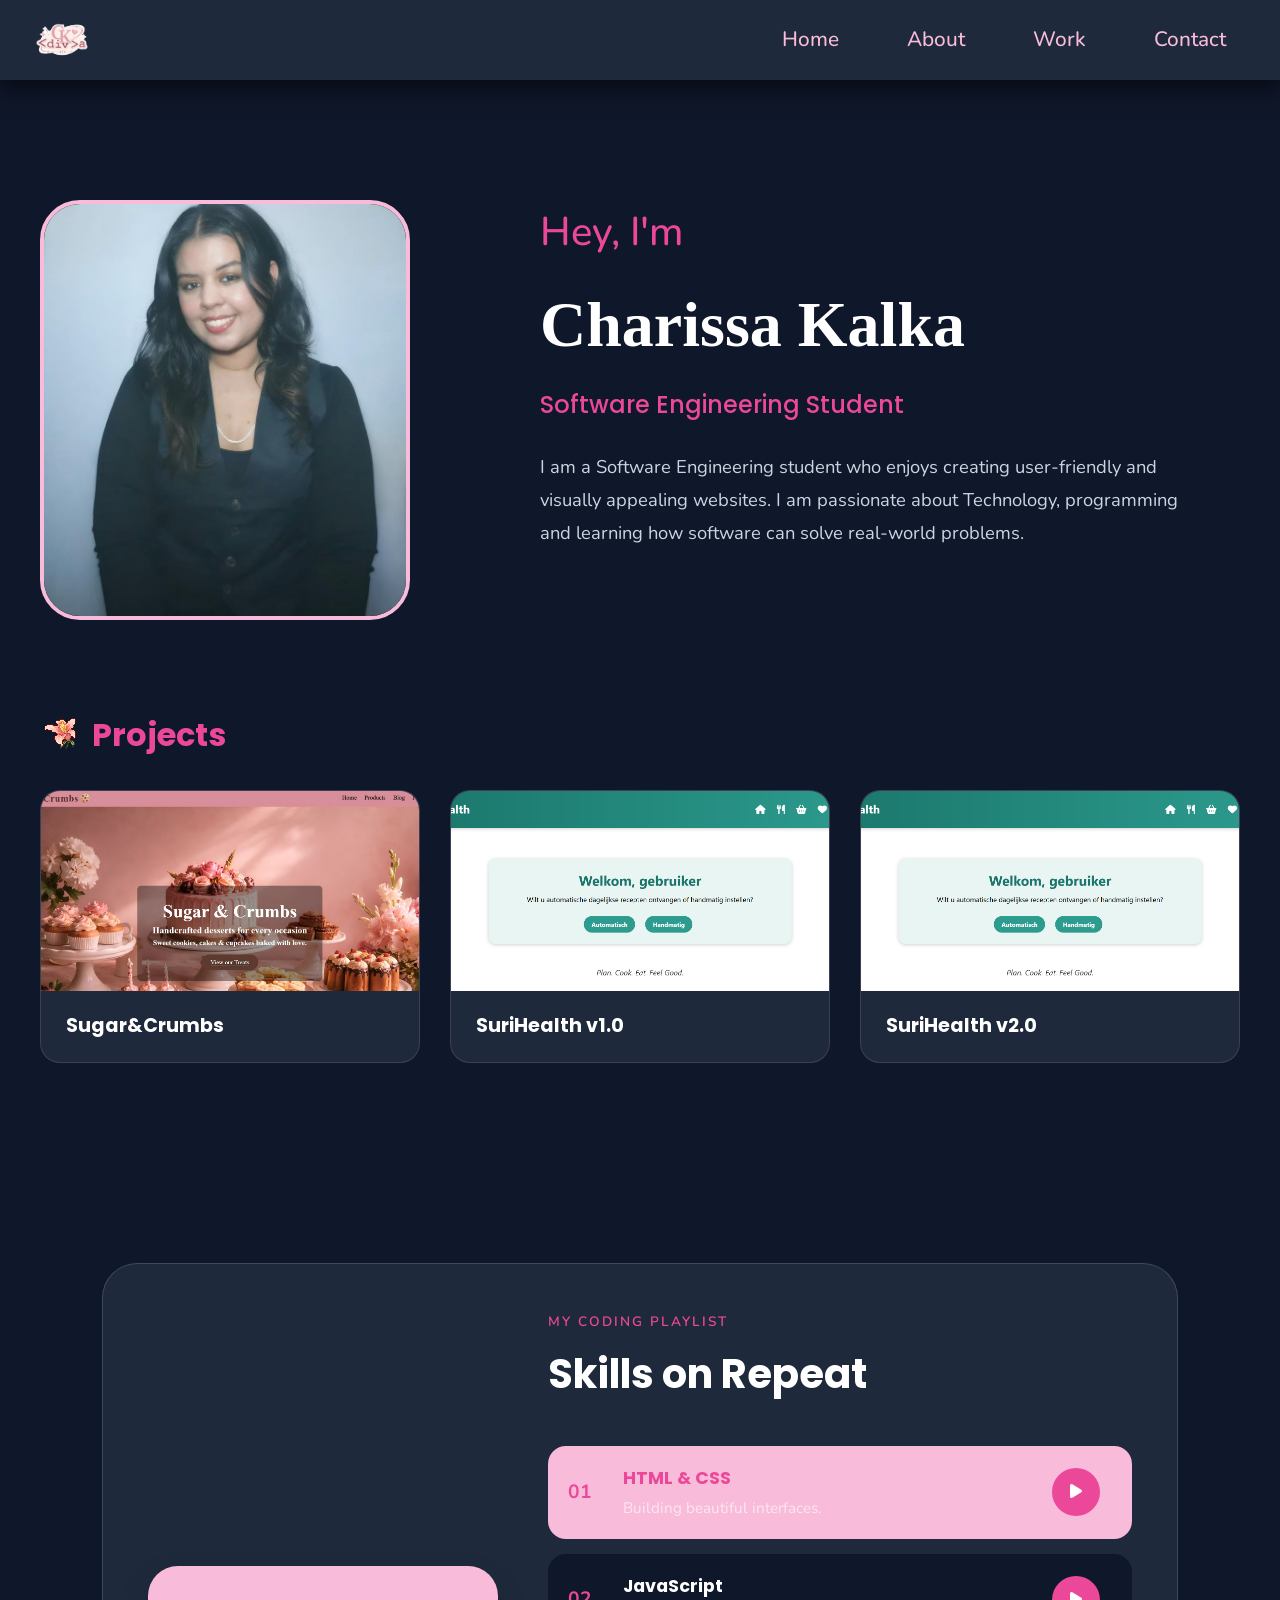
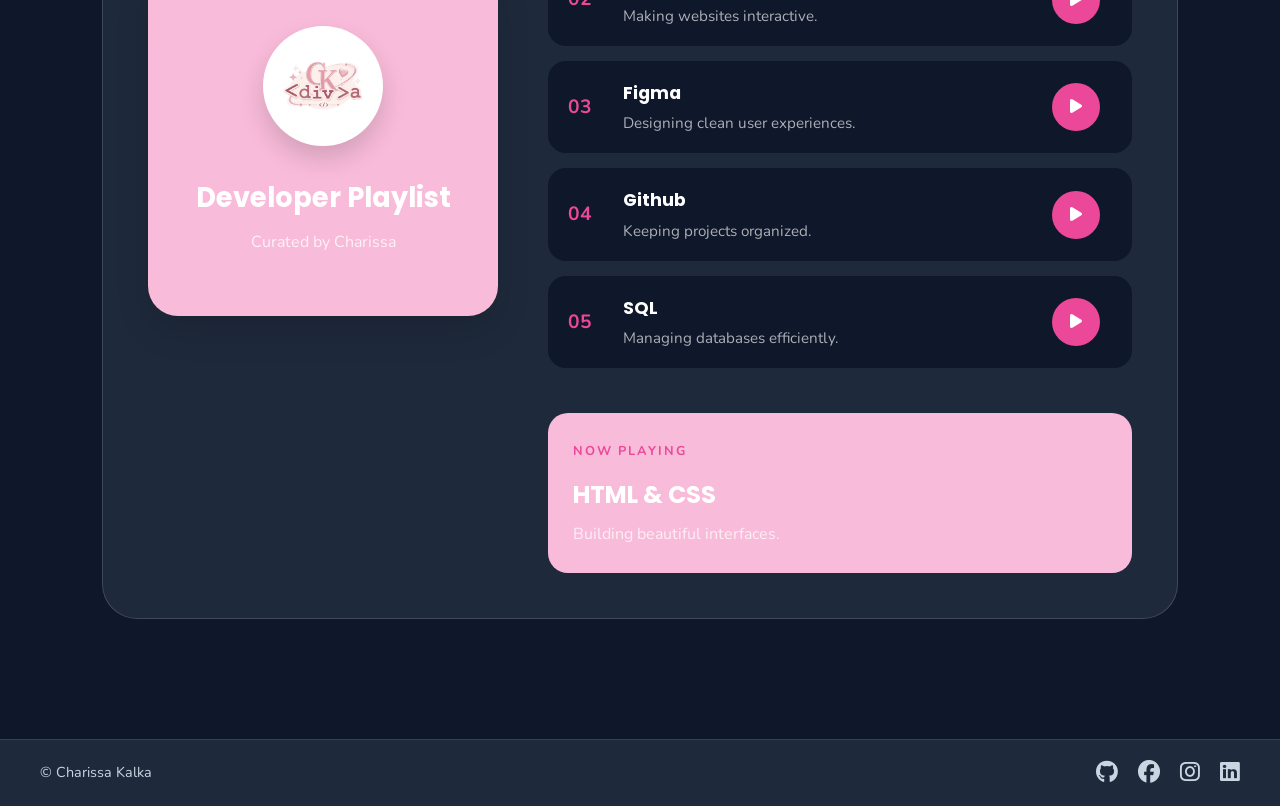
<file: index.html>
<!DOCTYPE html>
<html lang="en">
    <head>
        <meta charset="UTF-8">
        <meta name="viewport" content="width=device-width, initial-scale=1.0">
        <title>Charissa Kalka</title>
        <link rel="stylesheet" href="css/main.css">
        <link href="https://cdnjs.cloudflare.com/ajax/libs/font-awesome/6.5.0/css/all.min.css" rel="stylesheet">
        <link rel="preconnect" href="https://fonts.googleapis.com">
        <link rel="preconnect" href="https://fonts.gstatic.com" crossorigin>
        <link href="https://fonts.googleapis.com/css2?family=Nunito:wght@400;500;600;700&family=Poppins:wght@500;600;700&display=swap" rel="stylesheet">
    </head>

    <body>
        <nav class="navbar">
            <div class="navbar-container">
                <a href="index.html" class="navbar-logo">
                    <img src="img/ck-logo.png" alt="charissa kalka logo">
                </a>
                <button class="navbar-toggle">
                    <span class="bar"></span>
                    <span class="bar"></span>
                    <span class="bar"></span>
                </button>
                <ul class="navbar-menu">
                    <li><a href="/">Home</a></li>
                    <li><a href="/about.html">About</a></li>
                    <li><a href="/work.html">Work</a></li>
                    <li><a href="/contact.html">Contact</a></li>
                </ul>
            </div>
        </nav>
        <main> 
        <section class="hero">
            <div class="hero-left">

            <div class="profile-image">
                <img src="/img/charissa-home-image.jpeg" alt="Photo of Charissa Kalka">
            </div>
            </div>

            <div class="hero-right">
                <p class="greeting">
                    Hey, I'm
                </p>
                <h1>Charissa Kalka</h1>
                <h2>Software Engineering Student</h2>
                <p class="description">
                    I am a Software Engineering student who
                    enjoys creating user-friendly and visually
                    appealing websites. I am passionate about 
                    Technology, programming and learning how software
                    can solve real-world problems.
                </p>
            </div>
            </section>

            <section class="projects">
                <h2 class="section-title">
                    <img src="/img/8bit-flower1.png" alt="flower">
                    Projects
                </h2>
                <div class="project-container">
                    <a href="https://github.com/TheoneandonlyCharissa/sugar-and-crumbs.git" target="_blank" class="project-card">
                        <div class="project-image">
                            <img src="/img/sugar-and-crumbs-website.png" alt="Project 1">
                            <div class="project-overlay">
                                <span>Click me!</span>
                            </div>
                        </div>
                        <h3>Sugar&Crumbs</h3>
                     </a>

                        <a href="https://github.com/viraitrisha/Surihealth-Old.git" target="_blank" class="project-card">
                        <div class="project-image">
                            <img src="/img/surihealth-website.png" alt="Project 2">
                            <div class="project-overlay">
                                <span>Click me!</span>
                            </div>
                        </div>
                        <h3>SuriHealth v1.0</h3>
                     </a>

                        <a href="https://github.com/viraitrisha/surihealth.git" target="_blank" class="project-card">   
                        <div class="project-image">
                            <img src="/img/surihealth-website.png" alt="Project 3">
                            <div class="project-overlay">
                                <span>Click me!</span>
                            </div>
                        </div>
                        <h3>SuriHealth v2.0</h3>
                     </a>
                </div>
            </section>

            <section id="skills" class="playlist-section">
                <div class="playlist-container">
                    <div class="album-side">
                         <div class="album-cover">
                            <div class="album-logo">
                            <img src="/img/ck-logo.png" alt="charissa-logo">
                            </div>

                            <h2>Developer Playlist</h2>
                            <p>Curated by Charissa</p>
                          </div>
                        </div>

                        <div class="playlist-side">
                            <div class="playlist-header">
                                <span>My Coding Playlist</span>
                                <h1>Skills on Repeat</h1>
                            </div>
                            <div class="track-list">
                                <div class="track active">
                                    <div class="track-number">
                                        01
                                    </div>
                                    <div class="track-info">
                                        <h3>HTML & CSS</h3>
                                        <p>Building beautiful interfaces.</p>
                                    </div>
                                    <button class="play-btn">
                                        <i class="fa-solid fa-play"></i>
                                    </button>
                                </div>
                                <div class="track">
                                    <div class="track-number">
                                        02
                                    </div>
                                    <div class="track-info">
                                        <h3>JavaScript</h3>
                                        <p>Making websites interactive.</p>
                                    </div>
                                    <button class ="play-btn">
                                        <i class="fa-solid fa-play"></i>
                                    </button>
                                </div>
                                <div class="track">
                                    <div class="track-number">
                                        03
                                    </div>
                                    <div class="track-info">
                                        <h3>Figma</h3>
                                        <P>Designing clean user experiences.</P>
                                    </div>
                                    <button class="play-btn">
                                        <i class="fa-solid fa-play"></i>
                                    </button>
                                </div>
                                <div class="track">
                                    <div class="track-number">
                                        04
                                    </div>
                                    <div class="track-info">
                                        <h3>Github</h3>
                                        <P>Keeping projects organized.</P>
                                    </div>
                                    <button class="play-btn">
                                        <i class="fa-solid fa-play"></i>
                                    </button>
                                </div>
                                <div class="track">
                                    <div class="track-number">
                                        05
                                    </div>
                                    <div class="track-info">
                                        <h3>SQL</h3>
                                        <P>Managing databases efficiently.</P>
                                    </div>
                                    <button class="play-btn">
                                        <i class="fa-solid fa-play"></i>
                                    </button>
                                </div>
                            </div>

                            <div class="now-playing">
                                <span>NOW PLAYING</span>
                                <h2>HTML & CSS</h2>
                                <p>Building beautiful interfaces.</p>
                            </div>
                        </div>
                </div>
            </section>
        
    </main>

    <footer class="footer">
        <p>&copy; Charissa Kalka</p>
        <div class="footer-socials">
            <a href="https://github.com/TheoneandonlyCharissa" target="_blank">
                <i class="fa-brands fa-github"></i>
            </a>

            <a href="https://www.facebook.com/share/1BWGY1Cckj/?mibextid=wwXIfr" target="_blank">
                <i class="fa-brands fa-facebook"></i>
            </a>

            <a href="https://www.instagram.com/charissa.m4?igsh=OHVlaWQ5YjVocXdj&utm_source=qr" target="_blank">
                <i class="fa-brands fa-instagram"></i>
            </a>

            <a href="https://www.linkedin.com/in/charissa-kalka-a1b055418?utm_source=share_via&utm_content=profile&utm_medium=member_ios" target="_blank">
                <i class="fa-brands fa-linkedin"></i>
            </a>
        </div>
    </footer>
    <script src="js/main.js" type="text/javascript"></script>
    </body>
</html>
</file>
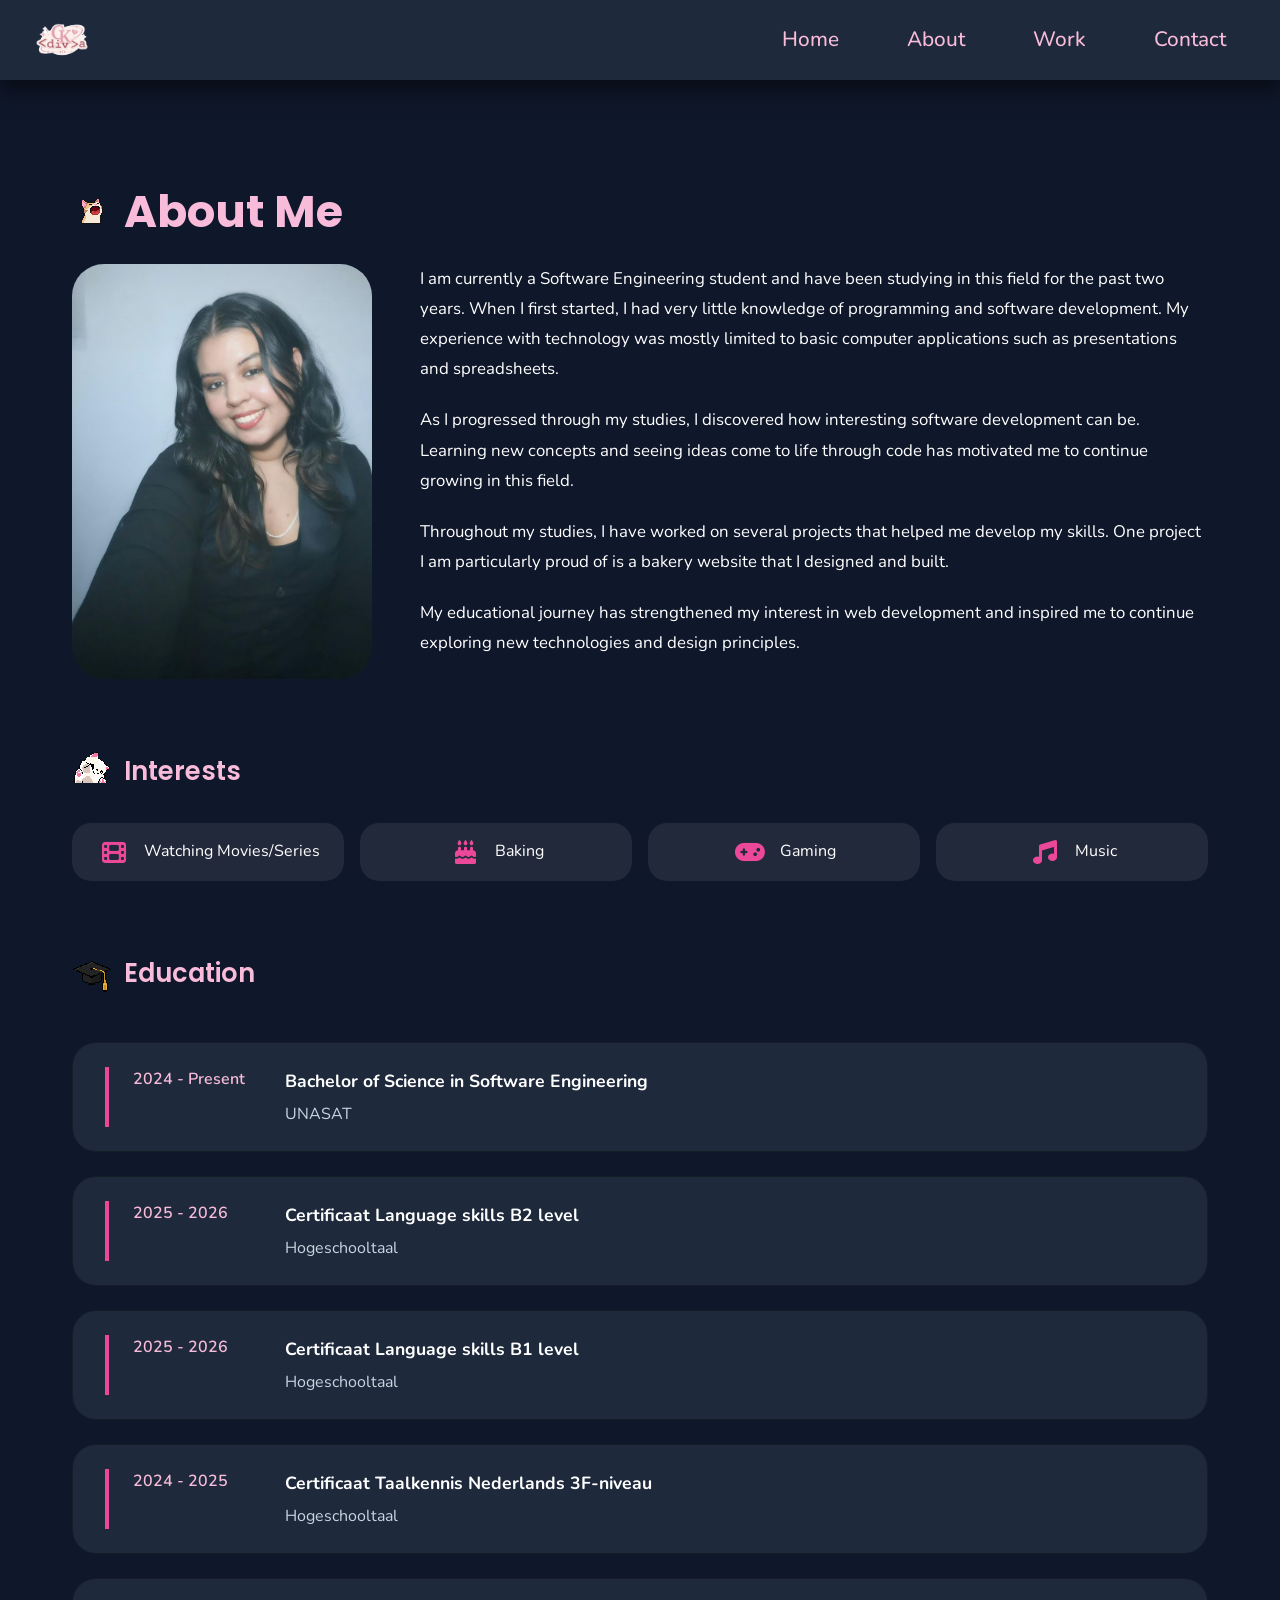
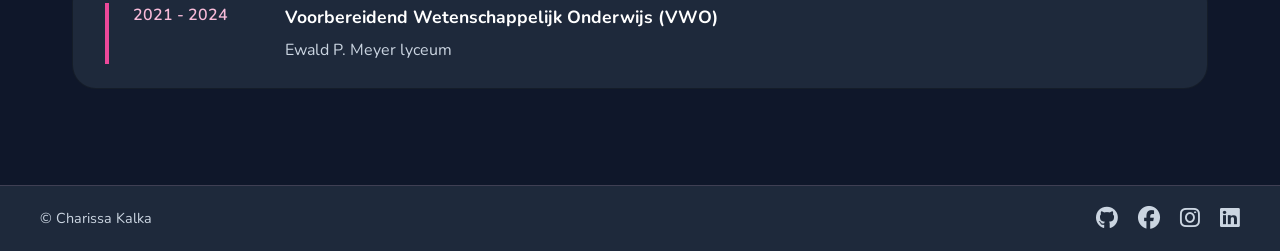
<file: about.html>
<!DOCTYPE html>
<html lang="en">
    <head>
        <meta charset="UTF-8" />
        <meta name="viewport" content="width=device-width, initial-scale=1.0" />
        <title> Charissa Kalka</title>
        <link rel="stylesheet" href="/css/main.css">
        <link rel="stylesheet" href="/css/about.css">
        <link href="https://cdnjs.cloudflare.com/ajax/libs/font-awesome/6.5.0/css/all.min.css" rel="stylesheet">
        <link rel="preconnect" href="https://fonts.googleapis.com">
        <link rel="preconnect" href="https://fonts.gstatic.com" crossorigin>
        <link href="https://fonts.googleapis.com/css2?family=Nunito:wght@400;500;600;700&family=Poppins:wght@500;600;700&display=swap" rel="stylesheet">
    </head>


<body>
    <nav class="navbar">
            <div class="navbar-container">
                <a href="index-html" class="navbar-logo">
                    <img src="/img/ck-logo.png" alt="charissa kalka logo">
                </a>
                <button class="navbar-toggle">
                    <span class="bar"></span>
                    <span class="bar"></span>
                    <span class="bar"></span>
                </button>
                <ul class="navbar-menu">
                    <li><a href="/">Home</a></li>
                    <li><a href="/about.html">About</a></li>
                    <li><a href="/work.html">Work</a></li>
                    <li><a href="/contact.html">Contact</a></li>
                </ul>
            </div>
        </nav>

        <main class="about-page">
            <h1 class="section-title">
                <img src="/img/8bit-kitty2.png" alt="poes">
                About Me
            </h1>
            <div class="about-grid">
                <div class="about-left">
                    <div class="about-image">
                        <img src="/img/charissa-about-image.jpeg" alt="Charissa">
                    </div>
                </div>

                <div class="about-right">
                    <div class="about-intro">
                        <p>
                            I am currently a Software Engineering student and have been studying in this field for the past two years.
                            When I first started, I had very little knowledge of programming and software development.
                            My experience with technology was mostly limited to basic computer applications such as presentations and spreadsheets.
                        </p>
                        <P>
                            As I progressed through my studies, I discovered how interesting software development can be.
                            Learning new concepts and seeing ideas come to life through code has motivated me to continue growing in this field.
                        </P>
                        <P>
                            Throughout my studies, I have worked on several projects that helped me develop my skills.
                            One project I am particularly proud of is a bakery website that I designed and built.
                        </P>
                        <P>
                            My educational journey has strengthened my interest in web development and inspired me to continue exploring new technologies and design principles.
                        </P>
                    </div>
                </div>    
            </div>        

                    <div class="about-section interest">
                        <h2 class="section-kitty">
                            <img src="/img/8bit-kitty1.png" alt="kitty">Interests</h2>
                        <ul class="interest-list">
                            <li class="interest-item" data-interest="movies">
                                <i class="fa-solid fa-film"></i>
                                Watching Movies/Series
                                <span class="popup">Some of my favorite  Movies/Series are Game of Thrones, From, Stranger Things, Titanic etc.</span>
                            </li>
                            <li id="baking-secret">
                                <i class="fa-solid fa-cake-candles"></i>
                                Baking
                            </li>
                            <li id="gaming-secret">
                                <i class="fa-solid fa-gamepad"></i>
                                <!-- <a href="https://apps.apple.com/us/app/pubg-mobile/id1330123889" target="_blank">Gaming</a>
                                <span class="popup-link">Check out my favorite game!</span> -->
                                Gaming
                            </li>
                            <li>
                                <i class="fa-solid fa-music"></i>
                                <a href="https://youtube.com/playlist?list=PLoIY8oDFxE9fi1K0UiilRCvWzFc9xpVAu&si=JuEukL8GYFesTGlG" target="_blank">Music</a>
                                <span class="popup-link">Some of my favorite music.</span>
                            </li>
                        </ul>
                    </div>         

                    <div class="about-section education">
                        <h2 class="section-title">
                            <img src="/img/8bit-education.png" alt="education">
                            Education</h2>
                        <div class="education-container">
                            <div class="education-item">
                                <div class="education-year">
                                    2024 - Present
                                </div>
                                <div class="education-content">
                                    <strong>Bachelor of Science in Software Engineering</strong>
                                    <span>UNASAT</span>
                                </div>
                            </div>
                        </div>
                        <div class="education-container">
                            <div class="education-item">
                                <div class="education-year">
                                    2025 - 2026 
                                </div>
                                <div class="education-content">
                                    <strong>Certificaat Language skills B2 level</strong>
                                    <span>Hogeschooltaal</span>
                                </div>
                            </div>
                        </div>
                         <div class="education-container">
                            <div class="education-item">
                                <div class="education-year">
                                    2025 - 2026 
                                </div>
                                <div class="education-content">
                                    <strong>Certificaat Language skills B1 level</strong>
                                    <span>Hogeschooltaal</span>
                                </div>
                            </div>
                        </div>
                         <div class="education-container">
                            <div class="education-item">
                                <div class="education-year">
                                    2024 - 2025
                                </div>
                                <div class="education-content">
                                    <strong>Certificaat Taalkennis Nederlands 3F-niveau</strong>
                                    <span>Hogeschooltaal</span>
                                </div>
                            </div>
                        </div>
                        <div class="education-container">
                            <div class="education-item">
                                <div class="education-year">
                                    2021 - 2024
                                </div>
                                <div class="education-content">
                                    <strong>Voorbereidend Wetenschappelijk Onderwijs (VWO)</strong>
                                    <span>Ewald P. Meyer lyceum</span>
                                </div>
                            </div>
                        </div>
                    </div>
                    
                    <div id="secretMission" class="secret-mission">
                        <div class="secret-box">
                            <h2>Secret Mission</h2>
                            <p>Choose wisely...</p>
                            <div class="game-buttons">
                                <button class="game-choice">Minecraft</button>
                                <button class="game-choice">PUBG</button>
                                <button class="game-choice">Among us</button>
                            </div>
                        </div>
                    </div>

                    <div id="achievementPopup" class="secret-mission">
                        <div class="secret-box">
                            <h2> Achievement Unlocked!</h2>
                            <p>You chose wisely.</p>
                            <p>All three games have one thing in common...
                                <br>
                                They are my favorite games.
                            </p>

                            <button id="closeAchievement" class="game-choice">
                                Continue
                            </button>
                        </div>
                    </div>

                    <div id="bakingMission" class="secret-mission">
                        <div class="secret-box">
                            <h2>Secret Recipe Found!</h2>
                            <p>
                                Charissa's Favorite recipe
                            </p>
                            <div class="recipe">
                                <p>Ingredients:</p>
                                <span>Creativity</span>
                                <span>A little patience</span>
                                <span>Lots of sugar</span>
                                <span>A lot of Love</span>
                            </div>
                            <button id="bakeCookie" class="game-choice">
                                Bake Cookie
                            </button>

                            <p id="cookieCounter"> Cookies baked:0</p>
                        </div>
                    </div>

                    <div id="bakingAchievement" class="secret-mission">
                        <div class="secret-box">
                            <h2>Achievement Unlocked</h2>
                            <p>Master Baker</p>
                            <P>Your recipe was a succes!</P>

                            <button id="closeBaking" class="game-choice">Continue</button>
                        </div>
                    </div>
        </main>
         <footer class="footer">
        <p>&copy; Charissa Kalka</p>
        <div class="footer-socials">
            <a href="https://github.com/TheoneandonlyCharissa" target="_blank">
                <i class="fa-brands fa-github"></i>
            </a>

            <a href="https://www.facebook.com/share/1BWGY1Cckj/?mibextid=wwXIfr" target="_blank">
                <i class="fa-brands fa-facebook"></i>
            </a>

            <a href="https://www.instagram.com/charissa.m4?igsh=OHVlaWQ5YjVocXdj&utm_source=qr" target="_blank">
                <i class="fa-brands fa-instagram">
                </i>
            </a>

            <a href="https://www.linkedin.com/in/charissa-kalka-a1b055418?utm_source=share_via&utm_content=profile&utm_medium=member_ios" target="_blank">
                <i class="fa-brands fa-linkedin"></i>
            </a>
        </div>
    </footer>
<script src="js/main.js" type="text/javascript"></script>
<script src="js/about.js" type="text/javascript"></script>
</body>
</html>
</file>
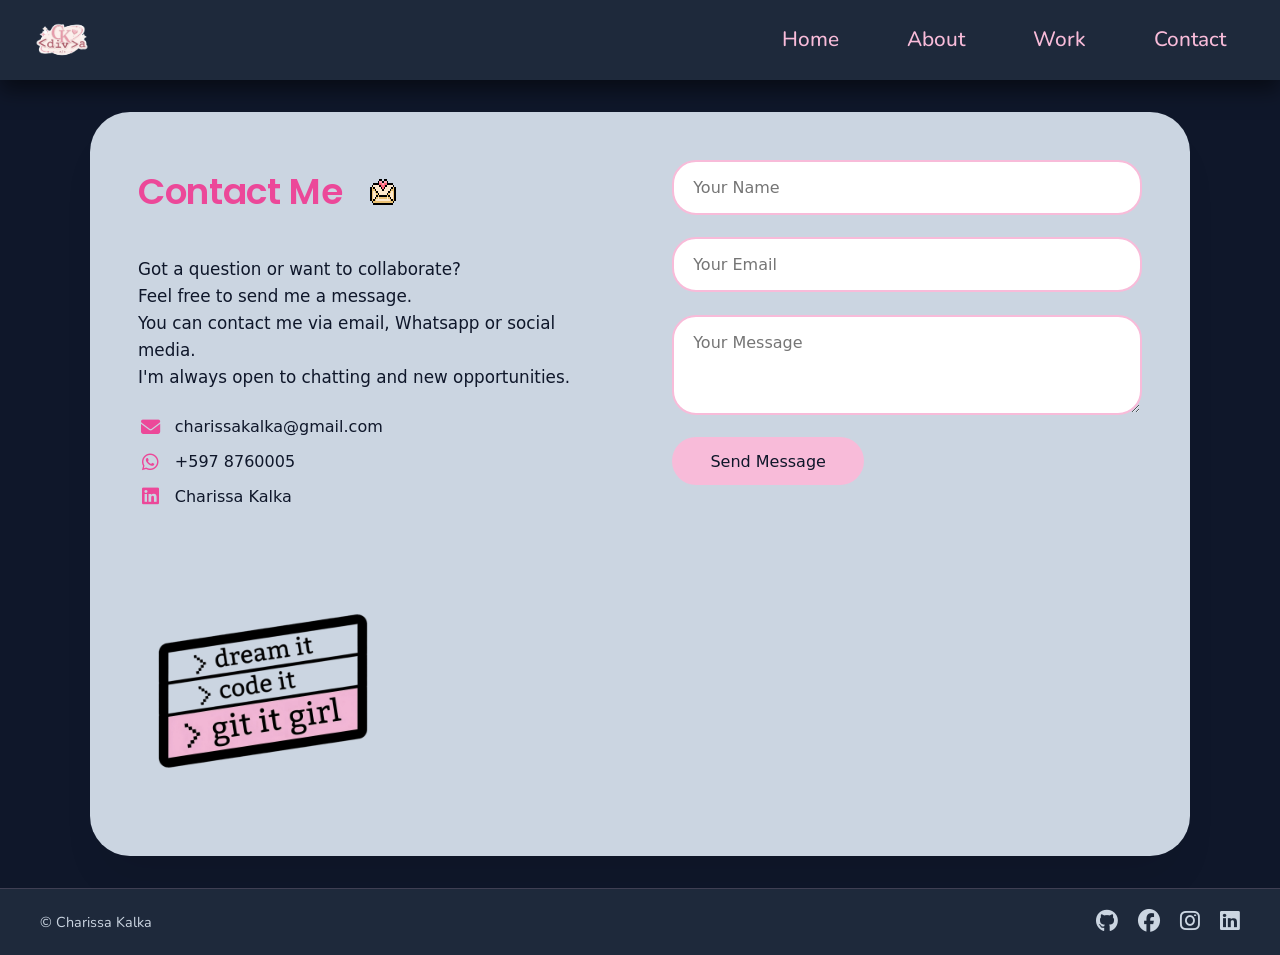
<file: contact.html>
<!DOCTYPE html>
<html lang="en">
    <head>
        <meta charset="UTF-8" />
        <meta name="viewport" content="width=device-width, initial-scale=1.0" />
        <title> Contact | Charissa Kalka</title>
        <link rel="stylesheet" href="/css/main.css">
        <link rel="stylesheet" href="/css/contact.css">
        <link href="https://cdnjs.cloudflare.com/ajax/libs/font-awesome/6.5.0/css/all.min.css" rel="stylesheet">
        <link rel="preconnect" href="https://fonts.googleapis.com">
        <link rel="preconnect" href="https://fonts.gstatic.com" crossorigin>
        <link href="https://fonts.googleapis.com/css2?family=Nunito:wght@400;500;600;700&family=Poppins:wght@500;600;700&display=swap" rel="stylesheet">
    </head>


<body>
    <nav class="navbar">
            <div class="navbar-container">
                <a href="index-html" class="navbar-logo">
                    <img src="/img/ck-logo.png" alt="charissa kalka logo">
                </a>
                <button class="navbar-toggle">
                    <span class="bar"></span>
                    <span class="bar"></span>
                    <span class="bar"></span>
                </button>
                <ul class="navbar-menu">
                    <li><a href="/">Home</a></li>
                    <li><a href="/about.html">About</a></li>
                    <li><a href="/work.html">Work</a></li>
                    <li><a href="/contact.html">Contact</a></li>
                </ul>
            </div>
        </nav>

    <main class="container contact-page">
        <div class="contact-grid">
            <div class="contact-left">
                <h1 class="contact-title">
                    Contact Me
                    <img src="/img/8bit-contact.png" alt="brief">
                </h1>

            <p class="contact-intro">
                Got a question or want to collaborate?<br> Feel free to send me a message.<br> 
                You can contact me via email, Whatsapp or social media.<br> 
                I'm always open to chatting and new opportunities.
            </p>
            <ul class="contact-info">
                <li>
                    <i class="fas fa-envelope"></i>
                    <a href="mailto:charissakalka@gmail.com">charissakalka@gmail.com</a>
                </li>
                <li>
                    <i class="fa-brands fa-whatsapp"></i>
                    <a href="tel: +5978760005">+597 8760005</a>
                </li>
                <li>
                    <i class="fa-brands fa-linkedin"></i>
                    <a href="https://www.linkedin.com/in/charissa-kalka-a1b055418?utm_source=share_via&utm_content=profile&utm_medium=member_ios">Charissa Kalka</a>
                </li>
            </ul>
            <div class="contact-image">
                <img src="/img/git-it.png">
            </div>
            </div>

            <div class="contact-right">
            <form class="contact-form" id="contactForm">
                <div class="form-group">
                    <input type="text" placeholder="Your Name">
                </div>

                <div class="form-group">
                    <input type="email" placeholder="Your Email">
                </div>

                <div class="form-group">
                    <textarea placeholder="Your Message"></textarea>
                </div>

                <button type= "submit" class="send-btn">Send Message</button>
                <div id="formFeedback" class="form-feedback"></div>
            </form>
            </div>
        </div>
    </main>
     <footer class="footer">
        <p>&copy; Charissa Kalka</p>
        <div class="footer-socials">
            <a href="https://github.com/TheoneandonlyCharissa" target="_blank">
                <i class="fa-brands fa-github"></i>
            </a>

            <a href="https://www.facebook.com/share/1BWGY1Cckj/?mibextid=wwXIfr" target="_blank">
                <i class="fa-brands fa-facebook"></i>
            </a>

            <a href="https://www.instagram.com/charissa.m4?igsh=OHVlaWQ5YjVocXdj&utm_source=qr" target="_blank">
                <i class="fa-brands fa-instagram">
                </i>
            </a>

            <a href="https://www.linkedin.com/in/charissa-kalka-a1b055418?utm_source=share_via&utm_content=profile&utm_medium=member_ios" target="_blank">
                <i class="fa-brands fa-linkedin"></i>
            </a>
        </div>
    </footer>
    <script src="js/main.js" type="text/javascript"></script>
</body>
</html>
</file>
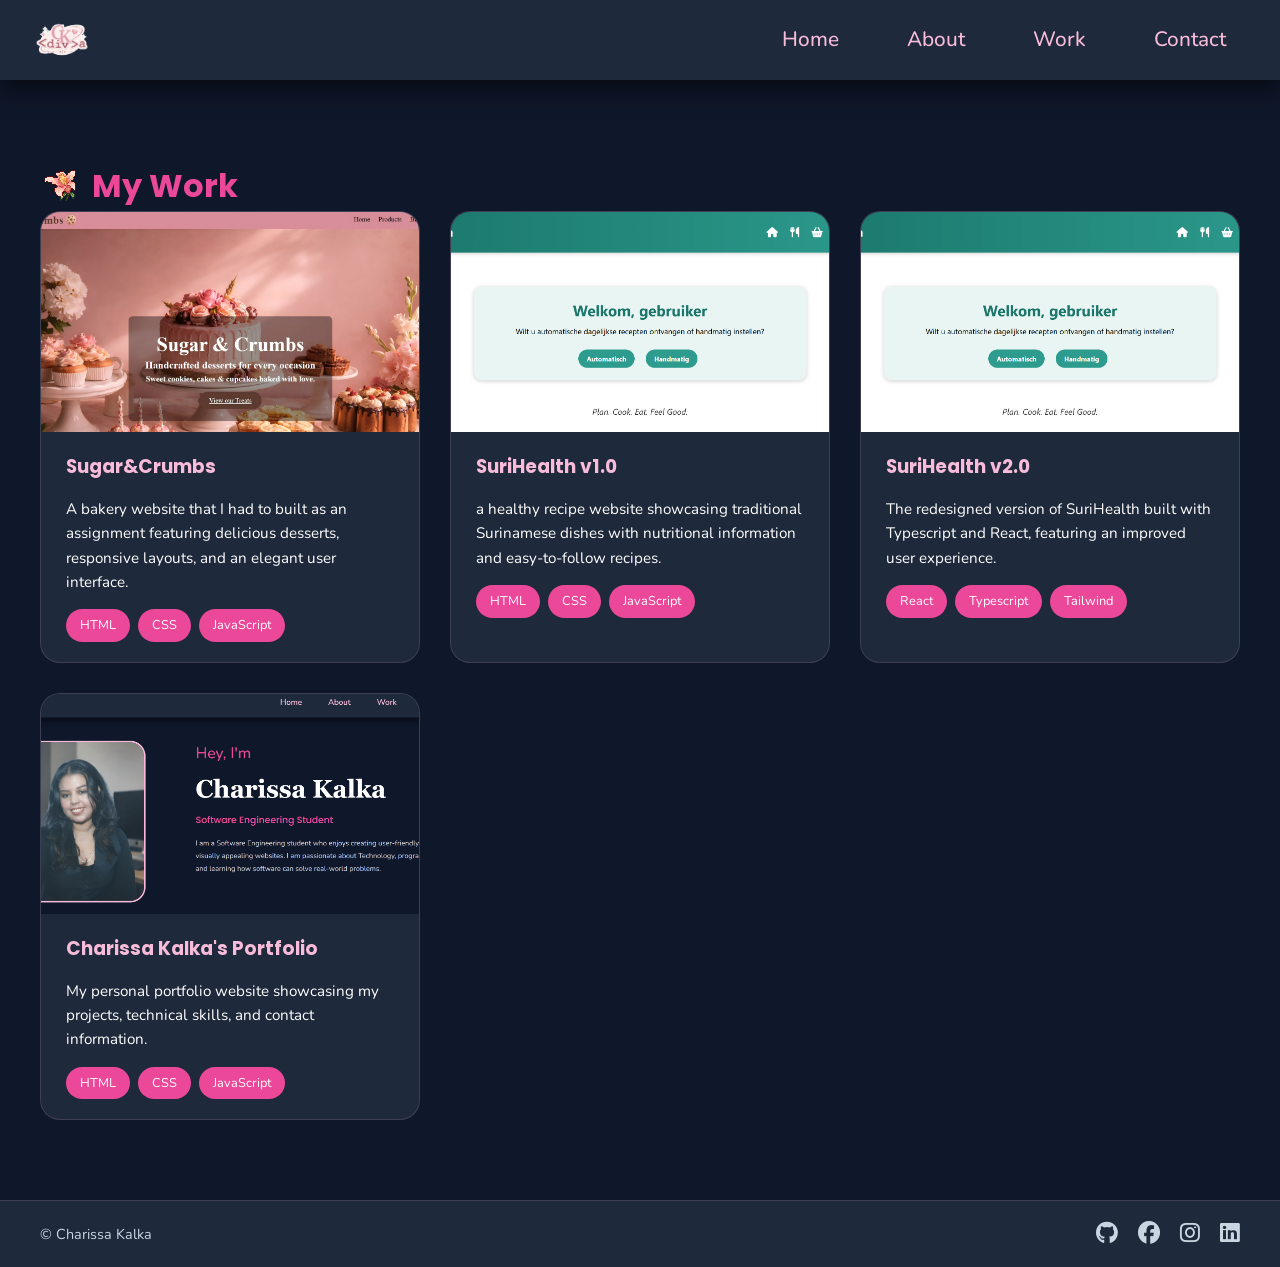
<file: work.html>
<!DOCTYPE html>
<html lang="en">
    <head>
        <meta charset="UTF-8" />
        <meta name="viewport" content="width=device-width, initial-scale=1.0" />
        <title>Work | Charissa Kalka</title>
        <link rel="stylesheet" href="/css/main.css">
        <link rel="stylesheet" href="/css/work.css">
        <link href="https://cdnjs.cloudflare.com/ajax/libs/font-awesome/6.5.0/css/all.min.css" rel="stylesheet">
        <link rel="preconnect" href="https://fonts.googleapis.com">
        <link rel="preconnect" href="https://fonts.gstatic.com" crossorigin>
        <link href="https://fonts.googleapis.com/css2?family=Nunito:wght@400;500;600;700&family=Poppins:wght@500;600;700&display=swap" rel="stylesheet">
    </head>


<body>
    <nav class="navbar">
            <div class="navbar-container">
                <a href="index-html" class="navbar-logo">
                    <img src="/img/ck-logo.png" alt="charissa kalka logo">
                </a>
                <button class="navbar-toggle">
                    <span class="bar"></span>
                    <span class="bar"></span>
                    <span class="bar"></span>
                </button>
                <ul class="navbar-menu">
                    <li><a href="/">Home</a></li>
                    <li><a href="/about.html">About</a></li>
                    <li><a href="/work.html">Work</a></li>
                    <li><a href="/contact.html">Contact</a></li>
                </ul>
            </div>
        </nav>

<main>
    <section class="work-section">
        <h2 class="section-title">
            <img src="/img/8bit-flower1.png" alt="flower">
            My Work
        </h2> 
        <div class="work-container">
            <a href="https://github.com/TheoneandonlyCharissa/sugar-and-crumbs.git" target="_blank" class="work-card">
                <div class="work-image">
                    <img src="/img/sugar-and-crumbs-website.png" alt="Sugar&Crumbs">
                    <div class="work-overlay">
                        <span>View Work</span>
                    </div>
                </div>

                <div class="work-content">
                    <h3>Sugar&Crumbs</h3>
                    <p class="work-description">
                        A bakery website that I had to built as an assignment featuring delicious desserts, responsive layouts,
                        and an elegant user interface.  
                    </p>
                    <div class="tech-tags">
                        <span>HTML</span>
                        <span>CSS</span>
                        <span>JavaScript</span>
                    </div>
                </div>
            </a>

            <a href="https://github.com/viraitrisha/Surihealth-Old.git" target="_blank" class="work-card">
                <div class="work-image">
                    <img src="/img/surihealth-website.png">
                    <div class="work-overlay">
                        <span>View Work</span>
                    </div>
                </div>
                <div class="work-content">
                    <h3>SuriHealth v1.0</h3>
                    <p class="work-description">
                        a healthy recipe website showcasing traditional Surinamese dishes with
                        nutritional information and easy-to-follow recipes.
                    </p>
                    <div class="tech-tags">
                        <span>HTML</span>
                        <span>CSS</span>
                        <span>JavaScript</span>
                    </div>
                </div>
            </a>
            <a href="https://github.com/viraitrisha/Surihealth-Old.git" target="_blank" class="work-card">
                <div class="work-image">
                    <img src="/img/surihealth-website.png">
                    <div class="work-overlay">
                        <span>View Work</span>
                    </div>
                </div>
                <div class="work-content">
                    <h3>SuriHealth v2.0</h3>
                    <p class="work-description">
                        The redesigned version of SuriHealth built with Typescript and React,
                        featuring an improved user experience.
                    </p>
                    <div class="tech-tags">
                        <span>React</span>
                        <span>Typescript</span>
                        <span>Tailwind</span>
                    </div>
                </div>
            </a>

            <a href="https://theoneandonlycharissa.github.io/" target="_blank" class="work-card">
                <div class="work-image">
                    <img src="/img/portfolio-website.png">
                    <div class="work-overlay">
                        <span>View Work</span>
                    </div>
                </div>
                <div class="work-content">
                    <h3>Charissa Kalka's Portfolio</h3>
                    <p class="work-description">
                        My personal portfolio website showcasing my projects, technical skills,
                        and contact information. 
                    </p>
                    <div class="tech-tags">
                        <span>HTML</span>
                        <span>CSS</span>
                        <span>JavaScript</span>
                    </div>
                </div>
            </a>
        </div>      
    </section>

</main>
 <footer class="footer">
        <p>&copy; Charissa Kalka</p>
        <div class="footer-socials">
            <a href="https://github.com/TheoneandonlyCharissa" target="_blank">
                <i class="fa-brands fa-github"></i>
            </a>

            <a href="https://www.facebook.com/share/1BWGY1Cckj/?mibextid=wwXIfr" target="_blank">
                <i class="fa-brands fa-facebook"></i>
            </a>

            <a href="https://www.instagram.com/charissa.m4?igsh=OHVlaWQ5YjVocXdj&utm_source=qr" target="_blank">
                <i class="fa-brands fa-instagram">
                </i>
            </a>

            <a href="https://www.linkedin.com/in/charissa-kalka-a1b055418?utm_source=share_via&utm_content=profile&utm_medium=member_ios" target="_blank">
                <i class="fa-brands fa-linkedin"></i>
            </a>
        </div>
    </footer>

    <script src="js/main.js" type="text/javascript"></script>
</body>
</html>
</file>
<file: css/main.css>
*{
    margin: 0;
    padding: 0;
    box-sizing: border-box;
}

:root{
    --navy: #0f172a;
    --light-navy: #1e293b;
    --pink: #f8bbd9;
    --hot-pink: #ec4899;
    --white: #ffffff;
    --gray: #cbd5e1; 
}

html {
    scroll-behavior: smooth;
}


body{
    font-family: "Nunito", sans-serif;
    background-color: var(--navy);
    color: var(--white);
    line-height: 1.6;
}
h1, h2, h3, .navbar-logo{
    font-family: "Poppins", sans-serif;
}

.navbar {
    display: flex;
    align-items: center;
    justify-content: center;
    height: 80px;
    width: 100%;
    position: sticky;
    top: 0;
    background-color: var(--light-navy);
    box-shadow: 0 10px 20px rgba(0, 0, 0, 0.5);
    backdrop-filter: blur(10px);
    z-index: 999;
}

.navbar-container {
    display: flex;
    align-items: center;
    justify-content: space-between;
    width: 100%;
    padding: 0 2rem;
    max-width: 1600px;
}

.navbar-logo {
    font-size: 2rem;
    cursor: pointer;
}

.navbar-logo img {
    width: 60px;
    height: auto;
    display: block;
}

.navbar-container .navbar-menu {
    display: flex;
    text-align: center;
    gap: 1.5rem;
    list-style: none;
}

.navbar-container .navbar-menu li a {
    text-decoration: none;
    color: var(--pink);
    font-size: 1.3rem;
    font-weight: 500;
    padding: 3px 20px;
    border-radius: 20px;
    border: 2px solid transparent;
    transition: all 0.7s ease;
    white-space: nowrap;
}
.navbar-container .navbar-menu li a:hover{
    color: var(--hot-pink);
    background: var(--pink);
    border: 2px solid var(--white);
}

.navbar-toggle {
    display: none;
    background: transparent;
    padding: 10px;
    border: none;
    cursor: pointer;
}

.bar {
    display: block;
    width: 25px;
    height: 3px;
    margin: 5px auto;
    background-color: var(--pink);
    transition: all 0.3s ease-in-out;
}

@media (max-width:880px){
    .navbar{
        backdrop-filter: none;
    }

    .navbar-container .navbar-menu {
        display: none;
        flex-direction: column;
        align-items: flex-start;
        gap: 1.7rem !important;
        position: absolute;
        height: 100vh;
        width: 250px;
        top: 0;
        right: 0;
        padding: 5rem 1.5rem;
        background: #0f172a9f;
        box-shadow: 0 10px 10px rgba(0, 0, 0, 0.5);
        backdrop-filter: blur(10px);
    }
    .navbar-container .navbar-menu.active {
        display: flex;
    }
    .navbar-toggle{
        display: block;
        z-index: 999;
    }
    .navbar-toggle.active .bar:nth-child(2){
        opacity: 0;
    }

    .navbar-toggle.active .bar:nth-child(1){
        transform: translateY(8px) rotate(45deg);
    }

    .navbar-toggle.active .bar:nth-child(3){
        transform: translateY(-8px) rotate(-45deg);
    }
}

@media (max-width: 480px) {
    .navbar-container{
        padding: 0 1rem;

    }
    .navbar-logo{
        font-size: 1.7rem;
    }
    .navbar-container .navbar-menu li a {
        font-size: 1.2rem;
        padding: 3px 15px;
    }
}

.hero {
    max-width: 1400px;
    margin: 70px auto;
    padding: 0 40px;
    display: grid;
    grid-template-columns: 420px 1fr;
    gap: 80px;
    align-items: start;
} 

.hero-left {
    display: flex;
    flex-direction: column;
    align-items: flex-start;
    gap: 15px;
}

.profile-image img {
    margin-top: 50px;
    width: 370px ;
    height: 420px;
    object-fit: cover;
    border-radius: 40px;
    border: 4px solid var(--pink);
    box-shadow: 
    0 0 20px rgba (248, 187, 217,.5),
    0 0 60px rgba (236, 72, 153,.35);
}

@media (max-width:1024px) {
    .hero {
        grid-template-columns: 1fr 1fr;
        gap: 40px;
        padding: 0 30px;
    }

    .profile-image img {
        width: 100%;
        height: auto;
        max-width: 350px;
        margin-top: 60px;
    }

    .greeting {
        margin-top: 60px;
        font-size: 2rem;
    }

    .hero-right h1 {
        padding-top: 60px;
    }
}

@media (max-width:768px) {
    .hero {
        grid-template-columns: 1fr;
        gap: 30px;
        padding: 0 20px;
        margin: 40px auto;
    }

    .hero-left {
        align-items: center;
    }

    .profile-image img {
        width: 280px;
        height: 320px;
        margin-top: 40px;
    }

    .socials {
        justify-content: center;
    }

    .hero-right {
        padding-top: 0;
        text-align: center;
    }

    .hero-right h1 {
        font-size: 2.5rem;
    }

    .hero-right h2 {
        font-size: 1.2rem;
    }

    .description {
        max-width: 100%;
        font-size: 1rem;
        text-align: center;
        padding: 0 10px;
    }
}

.greeting {
    margin-top: 50px;
    color: var(--hot-pink);
    font-weight: 500;
    margin-bottom: 10px;
    font-size: 2.5rem;
}

.hero-right h1 {
   font-size: 4rem;
   color: var(--white);
   margin-bottom: 10px;
   font-family: Georgia, 'Times New Roman', Times, serif;
}

.hero-right h2 {
    color: var(--hot-pink);
    font-weight: 500;
    margin-bottom: 25px;
}

.description {
    color: var(--gray);
    font-size: 1.15rem;
    line-height: 1.8;
    max-width: 650px;
}


.section-title {
    display: flex;
    align-items: center;
    gap: 12px;
    color: var(--hot-pink);
    font-size: 2rem;
}

.section-title img {
    width: 40px;
    height: 40px;
    image-rendering: pixelated;
}
.projects {
    max-width: 1400px;
    margin: 80px auto;
    padding:0 40px;
}
 
.projects h2 {
    color: var(--hot-pink);
    margin-bottom: 30px;
    font-size: 2rem;
}

.project-container {
    display: grid;
    grid-template-columns: repeat(3, 1fr);
    gap: 30px;
}

.project-card {
    background: var(--light-navy);
    border-radius: 20px;
    overflow: hidden;
    border: 1px solid rgba(248,187,217,.15);
    transition: transform 0.3s ease, box-shadow 0.3s ease;
    cursor: pointer;
    text-decoration: none;
    color: var(--white);
}

.project-card:hover {
    transform: translateY(-10px);
    box-shadow: 0 20px 40px rgba(0, 0, 0, 0.4);
}

.project-image {
    position: relative;
    width: 100%;
    height: 200px;
    overflow: hidden;
}

.project-image img {
    width: 100%;
    height: 100%;
    object-fit: cover;
    transition: transform 0.3s ease;
}

.project-card:hover .project-image img {
    transform: scale(1.05);
}

.project-card .project-overlay {
    position: absolute;
    top: 0;
    left: 0;
    width: 100%;
    height: 100%;
    background: rgba(236, 72, 153, 0.8);
    display: flex;
    align-items: center;
    justify-content: center;
    opacity: 0;
    transition: opacity 0.3s ease;
}

.project-card:hover .project-overlay {
    opacity: 1;
}

.project-overlay span {
    color: var(--white);
    font-size: 1.5rem;
    font-weight: 600;
    padding: 12px 24px;
    border: 2px solid var(--white);
    border-radius: 30px;
    background: rgba(15, 23, 42, 0.6);
    backdrop-filter: blur(5px);
    pointer-events: none;
}

.project-card h3 {
    padding: 20px 25px;
    font-size: 1.2rem;
    color: var(--white);
    margin: 0;
}

@media (max-width:1024px) {
    .project-container {
        grid-template-columns: repeat(2, 1fr);
    }
}

@media (max-width:768px) {
    .project-container {
        grid-template-columns: 1fr;
    }
    .project-image {
        height: 250px;
    }
}




.footer {
    padding: 15px 40px;
    background: var(--light-navy);
    border-top: 1px solid rgba(248, 187, 217, 0.15);
    display: flex;
    justify-content: space-between;
    align-items: center;
    flex-wrap: wrap;

    width: 100%;
    overflow-x: hidden;
}

.footer-socials {
    display: flex;
    align-items: center;
    gap: 20px;
}

.footer-socials a {
    position: relative;
    color: var(--gray);
    font-size: 1.4rem;
    text-decoration: none;
    transition: all 0.3s ease;
}

.footer-socials a:hover {
    color: var(--hot-pink);
    transform: translateY(-3px);
}

.footer-socials a:hover .tooltip {
    opacity: 1;
    visibility: visible;
}

.footer p {
    color: var(--gray);
    font-size: 0.9rem;
    margin: 0;
}

.playlist-section {
    width: 100%;
    padding: 120px 8%;
    display: flex;
    justify-content: center;
    align-items: center;
}

.playlist-container {
    width: 100%;
    max-width: 1200px;
    display: grid;
    grid-template-columns: 350px 1fr;
    gap: 50px;
    background: var(--light-navy);
    backdrop-filter: blur(18px);
    border: 1px solid rgba(255, 255, 255, 0.15);
    border-radius: 35px;
    padding: 45px;
}

.album-side {
    display: flex;
    justify-content: center;
    align-items: center;
}

.album-cover {
    width: 100%;
    aspect-ratio: 1;
    border-radius: 30px;
    background: var(--pink);
    display: flex;
    flex-direction: column;
    justify-content: center;
    align-items: center;
    text-align: center;
    box-shadow: 0 15px 35px rgba(0, 0, 0, 0.12);
    transition: 0.35s;
}

.album-cover:hover {
    transform: translateY(-8px);
}

.album-logo {
    width: 120px;
    height: 120px;
    border-radius: 50%;
    background: var(--white);
    display: flex;
    justify-content: center;
    align-items: center;
    /* font-size: 42px;
    font-weight: 700;
    color: var(--hot-pink); */
    margin-bottom: 30px;
    box-shadow: 0 12px 25px rgba(0, 0, 0, 0.15);
    overflow: hidden;
}

.album-logo img {
    width: 80%;
    height: 80%;
    object-fit: contain;
}

.album-cover h2 {
    font-size: 1.7rem;
    margin-bottom: 10px;
}

.album-cover p {
    opacity: 0.8;
}

.playlist-header span {
    color: var(--hot-pink);
    font-weight: 600;
    letter-spacing: 2px;
    text-transform: uppercase;
    font-size: 0.85rem;
}

.playlist-header h1 {
    font-size: 2.5rem;
    margin-top: 8px;
    margin-bottom: 40px;
}

.track-list {
    display: flex;
    flex-direction: column;
    gap: 15px;
}

.track {
    display: grid;
    grid-template-columns: 55px 1fr 60px;
    align-items: center;
    padding: 18px 20px;
    border-radius: 18px;
    background: var(--navy);
    transition: 0.3s;
}

.track:hover {
    background: var(--pink);
    transform: translateX(8px);
    box-shadow: 0 10px 25px rgba(0, 0, 0, 0.8);
}

.track-number {
    font-size: 1.2rem;
    font-weight: bold;
    color: var(--hot-pink);
}

.track-info h3 {
    margin-bottom: 4px;
    font-size: 1.1rem;
}

.track-info p {
    opacity: 0.65;
    font-size: 0.95rem;
}

.track:hover .track-info p {
    opacity: 0.9;
}

.play-btn {
    width: 48px;
    height: 48px;
    border: none;
    outline: none;
    border-radius: 50%;
    background: var(--hot-pink);
    color: var(--white);
    cursor: pointer;
    font-size: 1rem;
    transition: 0.3s;
}

.play-btn:hover {
    transform: scale(1.1);
    background: var(--pink);
}

.play-btn i {
    pointer-events: none;
}

.track.active {
    background: var(--pink);
}

.track.active .track-info h3 {
    color: var(--hot-pink);
}

.now-playing {
    margin-top: 45px;
    padding: 25px;
    border-radius: 20px;
    background: var(--pink);
}

.now-playing span {
    color: var(--hot-pink);
    font-size: 0.8rem;
    letter-spacing: 2px;
    font-weight: 700;
}

.now-playing h2 {
    margin-top: 12px;
    margin-bottom: 8px;
}

.now-playing p {
    opacity: 0.75;
}

@media(max-width:900px){
    .playlist-container{
        grid-template-columns: 1fr;
        padding: 35px;
    }
    .album-cover{
        max-width: 320px;
        margin: auto;
    }
}

@media(max-width:600px){
    .playlist-section{
        padding: 80px 20px;
    }
    .playlist-header h1 {
        font-size: 2rem;
    }
    .track{
        grid-template-columns: 45px 1fr 50px;
        padding: 15px;
    }
    .album-logo{
        width: 95px;
        height: 95px;
        font-size: 34px;
    }
}

.petal {
    position: fixed;
    top: -60px;
    width: 35px;
    pointer-events: none;
    z-index: 9999;
    animation: fall linear forwards;
}

@keyframes fall {
    0%{
        transform: translateY(0) rotate(0deg);
        opacity: 0;
    }

    10%{
        opacity: 1;
    }

    100%{
        transform: translateY(110vh) rotate(720deg);
        opacity: 0;
    }
}
</file>
<file: css/about.css>
:root{
    --navy: #0f172a;
    --light-navy: #1e293b;
    --pink: #f8bbd9;
    --hot-pink: #ec4899;
    --white: #ffffff;
    --gray: #cbd5e1; 
}

.about-page {
    max-width: 1200px;
    margin: 4rem auto;
    padding: 2rem;
}

.about-page h1 {
    color: var(--pink);
    font-size: 2.8rem;
    font-weight: 700;
    margin-bottom: 1rem;
}

.about-grid {
    display: grid;
    grid-template-columns: 300px 1fr;
    gap: 3rem;
    align-items: stretch;
    margin-top: 0;
}

.about-left {
    display: flex;
    flex-direction: column;
}

.about-page .about-image {
    width: 100%;
    height: 100%;
}

.about-page .about-image img {
    width: 100%;
    height: 100%;
    object-fit: cover;
    display: block;
    border-radius: 2rem;
    transition: transform 0.3s ease;
    margin-top: 0;
    border: none;
    box-shadow: none;
}

.about-page .about-image img:hover {
    transform: scale(1.03);
}

.about-right {
    display: flex;
    flex-direction: column;
}

.about-intro {
    color: var(--white);
    font-size: 1.05rem;
    line-height: 1.8;
}

.about-intro p {
    margin-bottom: 1.3rem;
}

.about-section h2 {
    color: var(--pink);
    font-size: 1.6rem;
    font-weight: 600;
    margin-bottom: 1rem;
    padding-bottom: 0.5rem;
}

.section-kitty {
    display: flex;
    align-items: center;
    gap: 12px;
    color: var(--hot-pink);
    font-size: 2rem;
}

.section-kitty img {
    width: 40px;
    height: 40px;
    margin-bottom: 1rem;
    image-rendering: pixelated;
}

.interest {
    margin-top: 4rem;
}

.interest-list {
    list-style: none;
    padding: 0;
    margin: 0;
    display: flex;
    flex-wrap: wrap;
    gap: 1rem;
}

.interest-list li {
    display: flex;
    align-items: center;
    justify-content: center;
    gap: 0.8rem;
    padding: 1rem 1.5rem;
    color: var(--white);
    background: rgba(255,255, 255, 0.08);
    border-radius: 1.2rem;
    transition: all 0.3s ease;
    position: relative;
    flex: 1;
    min-width: 180px;
}

.interest-list li:hover {
    background: var(--pink);
    color: var(--light-navy);
    transform: translateY(-3px);
}

.interest-list li:hover .interest-link {
    color: var(--navy);
}

.interest-list a {
    color: var(--white);
    text-decoration: none;
    transition: color 0.3s ease;
}

.interest-list:hover {
    text-decoration: none;
}

.interest-list li:hover .popup, .interest li:hover .popup-link {
    opacity: 1;
    visibility: visible;
    transform: translateX(-50%)  translateY(0);
}

.interest-list i {
    color: var(--hot-pink);
    font-size: 1.5rem;
    width: 35px;
    flex-shrink: 0;
    text-align: center;
}

.popup {
    position: absolute;
    bottom: calc(100% + 15px);
    left: 50%;
    transform: translateX(-50%) translateY(10px);
    background: var(--light-navy);
    color: var(--white);
    padding: 12px 18px;
    border-radius: 12px;
    font-size: 0.85rem;
    line-height: 1.5;
    width: 280px;
    text-align: center;
    opacity: 0;
    visibility: hidden;
    transition: all 0.3s ease;
    border: 2px solid var(--hot-pink);
    box-shadow: 0 10px 30px rgba(0,0,0,0.5);
    z-index: 100;
    pointer-events: none;
    font-weight: normal;
    color: var(--gray);
}

.popup::after {
    content: '';
    position: absolute;
    top: 100%;
    left: 50%;
    transform: translateX(-50%);
    border: 8px solid transparent;
    border-top-color: var(--hot-pink) ;
}

.popup-link {
     position: absolute;
    bottom: calc(100% + 15px);
    left: 50%;
    transform: translateX(-50%) translateY(10px);
    background: var(--light-navy);
    color: var(--white);
    padding: 12px 18px;
    border-radius: 12px;
    font-size: 0.85rem;
    line-height: 1.5;
    width: 280px;
    text-align: center;
    opacity: 0;
    visibility: hidden;
    transition: all 0.3s ease;
    border: 2px solid var(--hot-pink);
    box-shadow: 0 10px 30px rgba(0,0,0,0.5);
    z-index: 100;
    pointer-events: none;
    font-weight: normal;
    color: var(--gray);    
}

.popup-link::after {
    content:'';
    position: absolute;
    top: 100%;
    left: 50%;
    transform: translateX(-50%);
    border: 6px solid transparent;
    border-top-color: var(--hot-pink) ;
}

.interest-list li:hover .popup, .interest-list li:hover .popup-link {
    opacity: 1;
    visibility: visible;
    transform: translateX(-50%) translateY(0); 
}

.education {
    margin-top: 4.5rem;
    display: flex;
    flex-direction: column;
    gap: 1.5rem;
}

.education-container {
    background-color: var(--light-navy);
    border-radius: 1.5rem;
    padding: 1.5rem 2rem;
    border: 1px solid rgba(0,0,0,0.3);
}

.education-item{
    display: flex;
    gap: 2rem;
    padding-left: 1.5rem;
    border-left: 4px solid var(--hot-pink);
}

.education-year {
    min-width: 120px;
    color: var(--pink);
    font-weight: 600;
}

.education-content {
    display: flex;
    flex-direction: column;
    gap: 0.4rem;
}

.education-content strong {
    color: var(--white);
    font-size: 1.1rem;
}

.education-content span {
    color: var(--gray);
}

@media(max-width:850px) {
    .about-grid {
        grid-template-columns: 1fr;
        align-items: start;
    }
    .about-page .about-image {
        width: 100%;
        height: auto;
    }
    .about-page .about-image img {
        height: 350px;
        width: 100%;
        margin-top: 0;
    }

    .popup {
        width: 220px;
        font-size: 0.8rem;
        left: 0;
        transform: translateX(0) translateY(10px);
    }

    .interest-list li:hover .popup {
        transform: translateX(0) translateY(0);
    }

    .popup-link {
        white-space: normal;
        width: 180px;
        text-align: center;
        left: 0;
        transform: translateX(0) translateY(10px);
    }

    .interest-list li:hover .popup-link {
        transform: translateX(0) translateY(0);
    }
}

@media(max-width:500px) {
    .about-page {
        padding: 1rem;
    }
    .about-page h1 {
        font-size: 2rem;
    }

    .about-intro {
        font-size: 0.95rem;
    }

    .eduction-item {
        flex-direction: column;
        gap: 0.5rem;
    }

    .about-page .about-image img {
        height: 280px;
    }

    .eduction-container {
        padding: 1rem;
    }

    .popup {
        width: 180px;
        font-size: 0.75rem;
        padding: 10px 14px;
    }
}

.hidden {
    display: none !important;
}

.secret-mission {
    position: fixed;
    inset: 0;
    background: rgba(0,0,0,0.75);
    display: none;
    justify-content: center;
    align-items: center;
    z-index: 9999;
}

.secret-mission.active {
    display: flex;
}

.secret-box{
    width: 420px;
    background: var(--light-navy);
    border-radius: 20px;
    padding: 2rem;
    text-align: center;
    border: 2px solid var(--hot-pink);
    box-shadow: 0 0 30px rgba(236, 72, 153, 0.5);
    animation: popUp 0.4s ease;
}

.secret-box h2 {
    color: var(--hot-pink);
    margin-bottom: 1rem;
}

.game-buttons {
    display: flex;
    gap: 1rem;
    justify-content: center;
    margin-top: 2rem;
}

.game-choice {
    padding: 0.8rem 1.3rem;
    border: none;
    border-radius: 15px;
    cursor: pointer;
    background: var(--pink);
    color: var(--navy);
    font-weight: 600;
}

@keyframes popUp {
    from {
        transform: scale(0.7);
        opacity: 0;
    }
    to {
        transform: scale(1);
        opacity: 1;
    }
}

.recipe {
    margin: 1.5rem 0;
    display: flex;
    flex-direction: column;
    gap: 0.5rem;
}

.recipe span {
    color: var(--pink);
}
</file>
<file: css/contact.css>
:root{
    --navy: #0f172a;
    --light-navy: #1e293b;
    --pink: #f8bbd9;
    --hot-pink: #ec4899;
    --white: #ffffff;
    --gray: #cbd5e1; 
}

.contact-title {
    display: flex;
    align-items: center;
    gap: 10px;
}

.contact-title img {
    width: 60px;
    height: 80px;
    image-rendering: pixelated;
}
.contact-page {
    max-width: 1100px;
    margin: 2rem auto;
    padding: 2.5rem 3rem;
    background: var(--gray);
    border-radius: 2.5rem;
    box-shadow: 0 30px 40px -12px rgba(0,0,0,0.08);
    font-family: system-ui, -apple-system, BlinkMacSystemFont, 'Segoe UI', Roboto, Oxygen, Ubuntu, Cantarell, 'Open Sans', 'Helvetica Neue', sans-serif;
}

.contact-grid {
    display: grid;
    grid-template-columns: 1fr 1fr;
    gap: 4rem;
    align-items: stretch;
}

.contact-left {
    display: flex;
    flex-direction: column;
    gap: 1rem;
}

.contact-left h1 {
    font-size: 2.25rem;
    font-weight: 600;
    letter-spacing: -0.02rem;
    color: var(--hot-pink);
    margin-bottom: 0.5rem;
}

.contact-intro {
    font-size: 1.05rem;
    color: var(--navy);
    lighting-color: 1.6;
    margin-bottom: 0.5rem;
}

.contact-info {
    list-style: none;
    padding: 0;
    margin: 0 0 2.5rem 0;
    display: flex;
    flex-direction: column;
    gap: 0.5rem;
}

.contact-info li {
    font-size: 1rem;
    color: var(--hot-pink);
    display: flex;
    align-items: center;
    gap: 0.8rem;
}

.contact-info li i {
    width: 24px;
    height: 24px;
    display: flex;
    align-items: center;
    justify-content: center;
    font-size: 1.2rem;
    color: var(--hot-pink);
}

.contact-info li a {
    color: var(--navy);
    text-decoration: none;
    border-bottom: 1px solid transparent;
    transform: border-color 0.15s, color 0.15s;
    font-weight: 450;
}

.contact-info li a:hover {
    border-bottom-color:var(--pink);
}

.contact-image {
    margin-top: 0;
    width: 100%;
}

.contact-image img {
    width: 100%;
    max-width: 250px;
    height: auto;
    border-radius: 0 10px 20px rgba(0,0,0,0.2);
    display: block;
}

.contact-right {
    display: flex;
    flex-direction: column;
}

.contact-form {
    display: flex;
    flex-direction: column;
    gap: 1.4rem;
    margin-top: 0.5rem;
}

.form-group {
    display: flex;
    flex-direction: column;
    gap: 0.3rem;
}

.form-group label {
    font-size: 0.9rem;
    font-weight: 500;
    color: var(--navy);
    text-transform: uppercase;
    letter-spacing: 0.2px;
    opacity: 0.7;
}

.form-group input, .form-group textarea {
    padding: 1rem 1.2rem;
    border: 2px solid var(--pink);
    border-radius: 1.5rem;
    font-size: 1rem;
    font-family: inherit;
    color: var(--navy);
    outline: none;
    background: var(--white);
}

.form-group input:focus, .form-group textarea:focus {
    border-color: var(--hot-pink);
    box-sizing: 0 0 0 3px rgba(236, 72, 153, 0.2);
}

.form-group textarea {
    resize: vertical;
    min-height: 100px;
}

input, textarea {
    border-radius: 20px;
    padding: 15px 20px;
}

.send-btn {
    background-color: var(--pink);
    color: var(--navy);
    border: none;
    padding: 0.9rem 2.4rem;
    border-radius: 3rem;
    font-size: 1rem;
    font-weight: 500;
    cursor: pointer;
    transition: background 0.2s, transform 0.1s;
    align-self: flex-start;
    min-width: 170px;
    font-family: inherit;
}
.send-btn:hover {
    background-color: var(--hot-pink);
}

.send-btn:active {
    transform: scale 0.7s;
}

.form-feedback {
    margin-top: 0.5rem;
    font-size: 0.95rem;
    color: #1f6b3b;
    background: #e9f3ed;
    padding: 0.7rem 1.2rem;
    border-radius: 2rem;
    display: none;
}

.form-feedback.show {
    display: block;
}

@media (max-width: 700px) {
    .contact-grid {
        grid-template-columns: 1fr;
        gap: 2rem;
    }
    .contact-left, .contact-right {
        width: 100%;
    }

    .contact-page {
        padding: 1.8rem 1.5rem;
        border-radius: 2rem;
        margin: 1rem;
    }

    .contact-page h1 {
        font-size: 1.9rem;
    }

    .contact-intro {
        font-size: 0.95rem;
    }

    .send-btn {
        width: 100%;
        justify-content: center;
    }
}

@media (max-width: 450px) {
    .contact-page {
        padding: 1.2rem 1rem;
    }

    .contact-page h1 {
        font-size: 1.6rem;
    }

    .form-group input,
    .form-group textarea {
        padding: 0.7rem 0.9rem;
        font-size: 0.95rem;
    }

    .contact-info li {
        font-size: 0.9rem;
        gap: 0.6rem;
    }

    .contact-info li i {
        width: 20px;
        height: 20px;
        font-size: 1rem;
        padding: 0.3rem;
    }
}
</file>
<file: css/work.css>
:root{
    --navy: #0f172a;
    --light-navy: #1e293b;
    --pink: #f8bbd9;
    --hot-pink: #ec4899;
    --white: #ffffff;
    --gray: #cbd5e1; 
}
.work-section {
    max-width: 1400px;
    margin: 80px auto;
    padding: 0 40px;
}

.work-container{
    display: grid;
    grid-template-columns: repeat(3, 1fr);
    gap: 30px;
}

.work-card {
    background: var(--light-navy);
    border-radius: 20px;
    overflow: hidden;
    border: 1px solid rgba(248, 187, 217, 0.15);
    text-decoration: none;
    color: var(--white);
    transition: 0.3s;
    cursor: pointer;
}

.work-card:hover {
    transform: translateY(-10px);
    transition: transform 0.3s ease, box-shadow 0.3s ease;
    box-shadow: 0 20px 40px rgba(0,0,0,0.4);
}

.work-image {
    position: relative;
    height: 220px;
    overflow: hidden;
}

.work-image img {
    width: 100%;
    height: 100%;
    object-fit: cover;
    transition: 0.3s;
}

.work-card:hover .work-image img {
    transform: scale(1.05);
}

.work-overlay {
    position: absolute;
    inset: 0;
    background: rgba(236, 72, 153, 0.8);
    display: flex;
    justify-content: center;
    align-items: center;
    opacity: 0;
    transition: 0.3s;
}

.work-card:hover .work-overlay {
    opacity: 1;
}

.work-overlay span {
    color: var(--white);
    font-size: 1.3rem;
    font-weight: 600;
    border: 2px solid var(--white);
    padding: 12px 25px;
    border-radius: 30px;
}

.work-content {
    padding: 20px 25px;
}

.work-content h3 {
    margin-bottom: 15px;
    color: var(--pink);
}

.work-description {
    margin: 10px 0 15px;
    font-size: 0.95rem;
    line-height: 1.6;
    columns: var(--gray);
}

.tech-tags {
    display: flex;
    gap: 8px;
    flex-wrap: wrap;
}

.tech-tags span {
    background: var(--hot-pink);
    color: var(--white);
    padding: 6px 14px;
    border-radius: 20px;
    font-size: 0.8rem;
}

@media(max-width:1024px){
    .work-container{
        grid-template-columns: repeat(2,1fr);
    }
}

@media(max-width:768px){
    .work-container{
        grid-template-columns: 1fr;
    }
}
</file>
